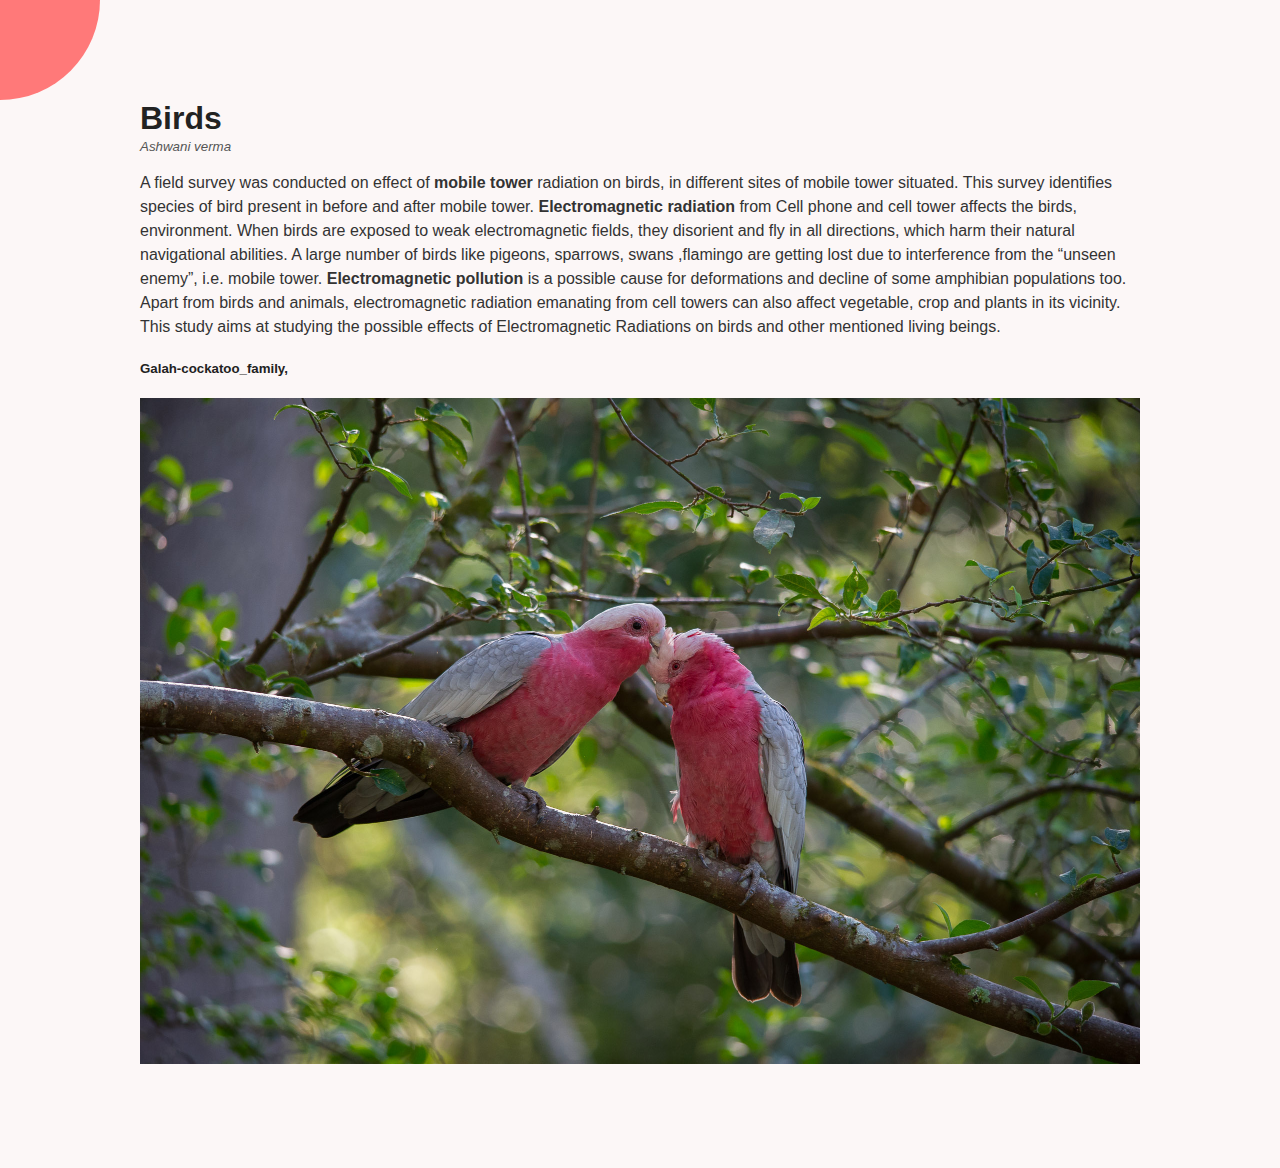
<file: index.html>
<!DOCTYPE html>
<html lang="en">
  <head>
    <meta charset="UTF-8" />
    <meta name="viewport" content="width=device-width, initial-scale=1.0" />
    <link
      rel="stylesheet"
      href="https://cdnjs.cloudflare.com/ajax/libs/font-awesome/5.14.0/css/all.min.css"
      integrity="sha512-1PKOgIY59xJ8Co8+NE6FZ+LOAZKjy+KY8iq0G4B3CyeY6wYHN3yt9PW0XpSriVlkMXe40PTKnXrLnZ9+fkDaog=="
      crossorigin="anonymous"
    />
    <link rel="stylesheet" href="style.css" />
    <link rel="icon" href="images/logo.png"/>
    <title>Article that describes birds degradation| EM radiations</title>
  </head>

  <body>
    <div class="container">
      <div class="circle-container">
        <div class="circle">
          <button id="close">
            <i class="fas fa-times"></i>
          </button>
          <button id="open">
            <i class="fas fa-bars"></i>
          </button>
        </div>
      </div>

      <div class="content">
        <h1>Birds</h1>
        <small>Ashwani verma</small>
        <p>
          A field survey was conducted on effect of
          <b>mobile tower</b> radiation on birds, in different sites of mobile
          tower situated. This survey identifies species of bird present in
          before and after mobile tower. <b>Electromagnetic radiation</b> from
          Cell phone and cell tower affects the birds, environment. When birds
          are exposed to weak electromagnetic fields, they disorient and fly in
          all directions, which harm their natural navigational abilities. A
          large number of birds like pigeons, sparrows, swans ,flamingo are
          getting lost due to interference from the “unseen enemy”, i.e. mobile
          tower. <b>Electromagnetic pollution </b>is a possible cause for
          deformations and decline of some amphibian populations too. Apart from
          birds and animals, electromagnetic radiation emanating from cell
          towers can also affect vegetable, crop and plants in its vicinity.
          This study aims at studying the possible effects of Electromagnetic
          Radiations on birds and other mentioned living beings.
        </p>

        <h5>Galah-cockatoo_family,</h5>
        <img src="images/Twobirds.jpg" alt="two birds" />
        <p></p>
      </div>
    </div>
    <nav>
      <ul>
        <li>
          <i class="fas fa-home"></i>
          <a href="index.html"> Home</a>
        </li>
        <li>
          <i class="fas fa-arrow-right"></i
          ><a href="newnextindex.html"> Next </a>
        </li>
        <li>
          <i class="fas fa-envelope"></i
          ><a href="contact.html" target="_blank"> Contact</a>
        </li>
      </ul>
    </nav>
    <script src="script.js"></script>
  </body>
</html>
</file>
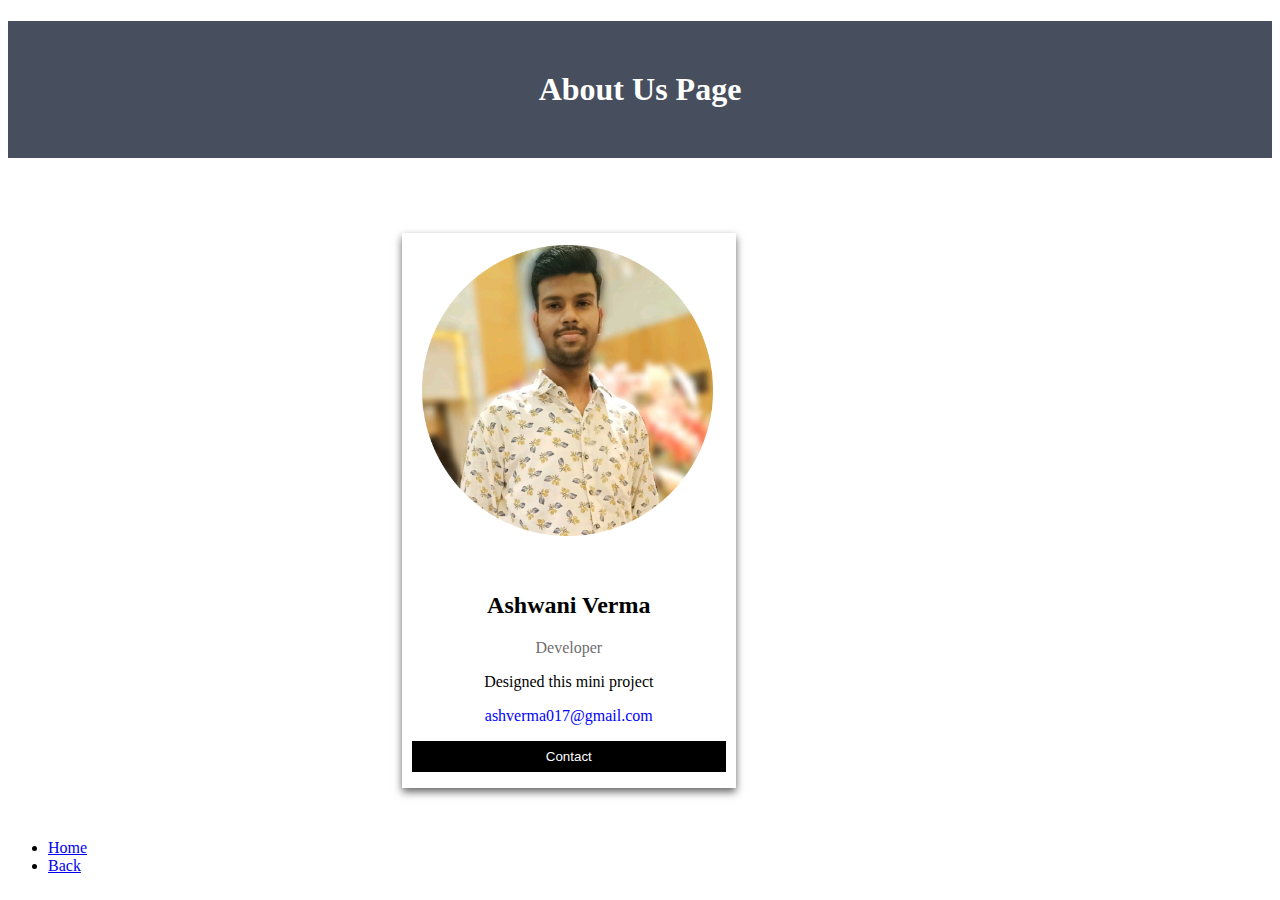
<file: about.html>
<!DOCTYPE html>
<html lang="en">

<head>
  <meta charset="UTF-8">
  <meta http-equiv="X-UA-Compatible" content="IE=edge">
  <meta name="viewport" content="width=device-width, initial-scale=1.0">
  <link rel="stylesheet" href="https://cdnjs.cloudflare.com/ajax/libs/font-awesome/5.14.0/css/all.min.css"
    integrity="sha512-1PKOgIY59xJ8Co8+NE6FZ+LOAZKjy+KY8iq0G4B3CyeY6wYHN3yt9PW0XpSriVlkMXe40PTKnXrLnZ9+fkDaog=="
    crossorigin="anonymous" />
   <link rel="icon" href="images/logo.png"/>
  <title>About Us Page| Mini-Project</title>
  <style>
.html {
  background-size: 100% 100%;
}
* {
  box-sizing:border-box;
}
.body {
  max-width: 100%;
  background-size: 100% 100%;
}
    .main-content {
      padding: 50px;
      text-align: center;
      background-color: #474e5d;
      color: white;
      justify-content: center;
      max-width: 100%;
    }

    .column {
      float: center;
      width: 30%;
      margin-left: 30vw;
      padding: 10px;
      
    }

    .card {
      box-shadow: 0 4px 8px 0 rgba(0, 0, 0, 0.6);
      margin: 2vw;
      text-align: center;
      justify-content: center;
      width: fit-content;
      margin-left: 0px;
          
    }

    .container {
      padding: 0 10px;
    }

    .container::after,
    .row::after {
      content: "";
      clear: both;
      display: table;
      max-width: 100%;
    }

    .title {
      color: rgb(112, 110, 110);
    }

    .button {
      border: none;
      outline: 0;
      display: inline-block;
      padding: 8px;
      color: white;
      background-color: #000;
      text-align: center;
      cursor: pointer;
      width: 100%;
    }

    .home {
      margin-left: 0px;

    }

    #img-ash {
      max-width: 100%;
      height: auto;
      padding-left: 10px;
      padding-top: 12px;
      padding-bottom: 32px;
      padding-right: 13px;
    }
  </style>
</head>

<body>
  <h1 class="main-content">About Us Page</h1>
  <p> </p>
  <br>

  <div class="row">
    <div class="column">
      <div class="card">
        <div class="container">
          <img id="img-ash"
            src="images/photo-modified.png"
            alt="Ashwani" />
          <h2>Ashwani Verma</h2>

          <p class="title">Developer</p>
          <p>Designed this mini project </p>
          <p style="color: blue; width: 100%; height: auto;">ashverma017@gmail.com</p>
          <p><button class="button">Contact</button></p>
        </div>
      </div>
    </div>
    <div class="home">
      <nav>
        <ul>
          <li><i class="fas fa-home"></i>
            <a href="index.html"> Home</a>
          </li>

          <li><i class="fas fa-arrow-left"></i>
            <a href="next_page.html">Back</a>
          </li>
        </ul>
      </nav>
    </div>
</body>

</html>
</file>
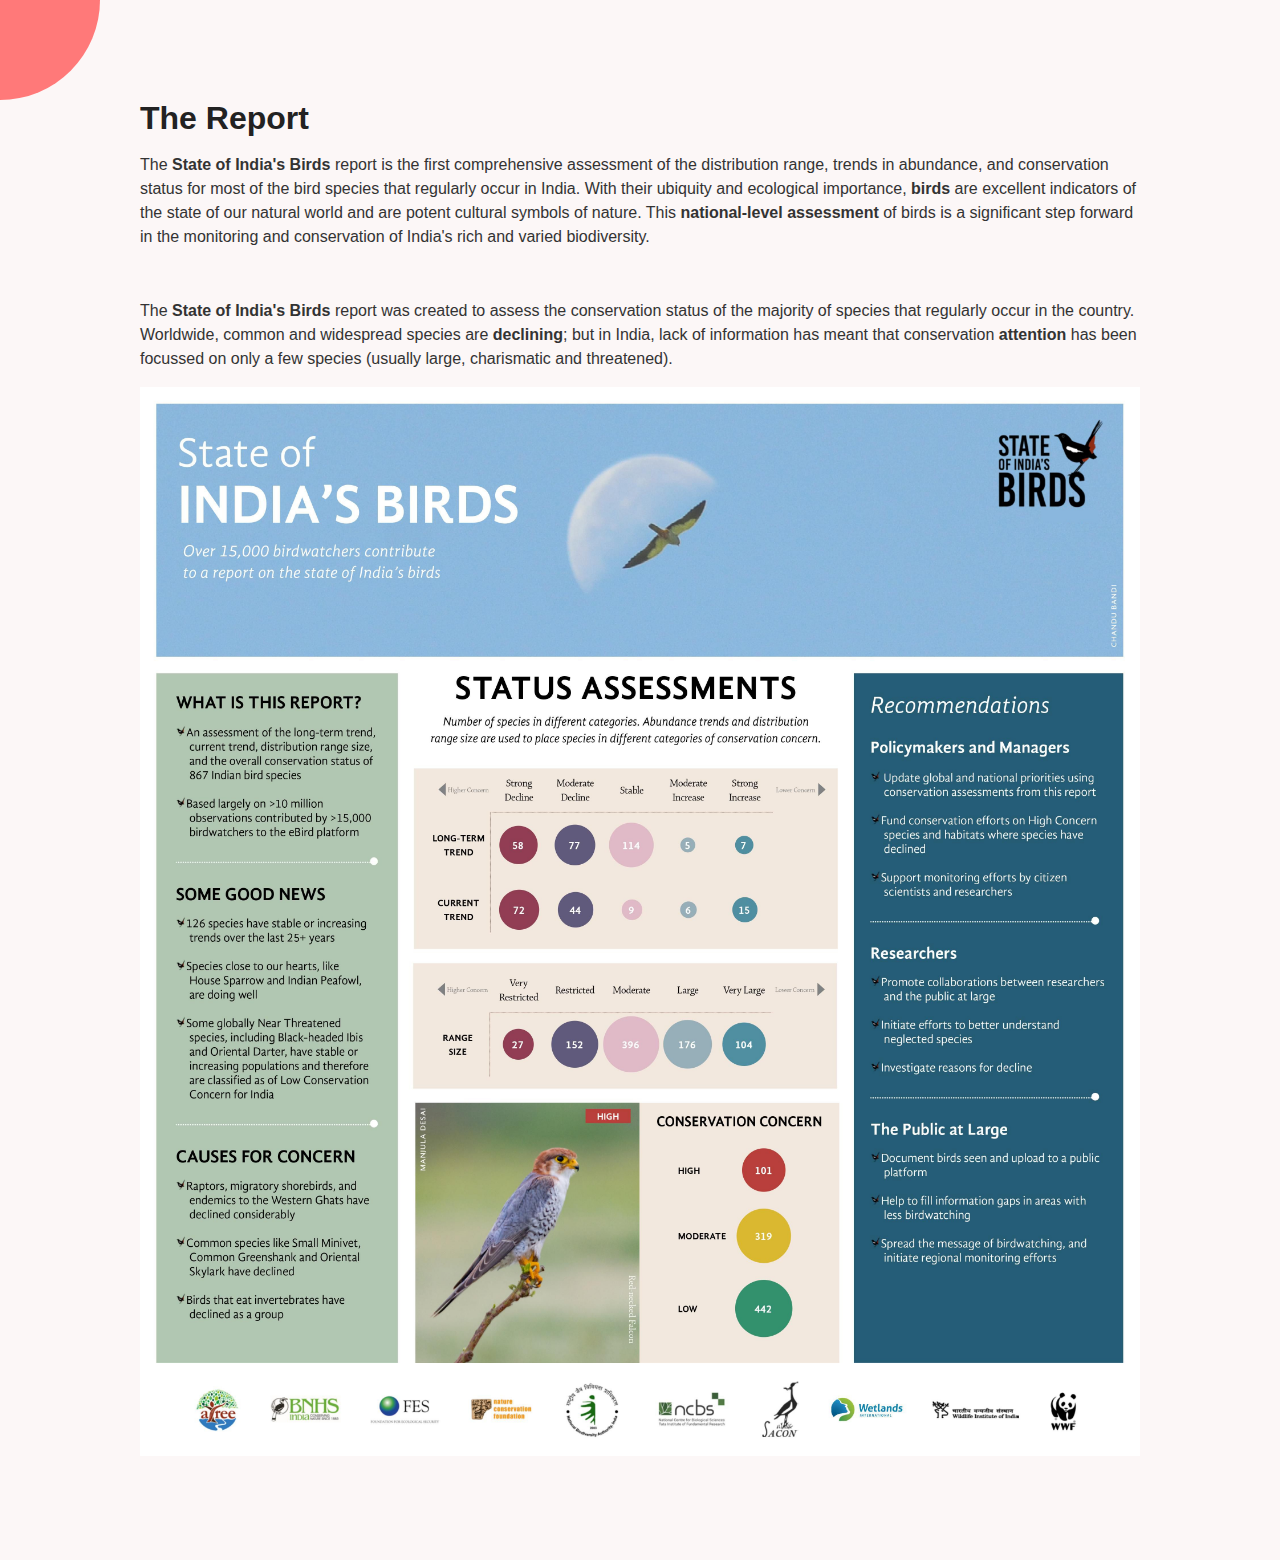
<file: newnextindex.html>
<!DOCTYPE html>
<html lang="en">
  <head>
    <meta charset="UTF-8" />
    <meta name="viewport" content="width=device-width, initial-scale=1.0" />
    <link
      rel="stylesheet"
      href="https://cdnjs.cloudflare.com/ajax/libs/font-awesome/5.14.0/css/all.min.css"
      integrity="sha512-1PKOgIY59xJ8Co8+NE6FZ+LOAZKjy+KY8iq0G4B3CyeY6wYHN3yt9PW0XpSriVlkMXe40PTKnXrLnZ9+fkDaog=="
      crossorigin="anonymous"
    />
    <link rel="stylesheet" href="style.css" />
    <link rel="icon" href="images/logo.png"/>
    <title>Report that describes about birds situation | Declining</title>
  </head>

  <body>
    <div class="container">
      <div class="circle-container">
        <div class="circle">
          <button id="close">
            <i class="fas fa-times"></i>
          </button>
          <button id="open">
            <i class="fas fa-bars"></i>
          </button>
        </div>
      </div>

      <div class="content">
        <h1>The Report</h1>
        <p>
          The <b>State of India's Birds</b> report is the first comprehensive
          assessment of the distribution range, trends in abundance, and
          conservation status for most of the bird species that regularly occur
          in India. With their ubiquity and ecological importance,<b> birds</b>
          are excellent indicators of the state of our natural world and are
          potent cultural symbols of nature. This
          <b>national-level assessment</b> of birds is a significant step
          forward in the monitoring and conservation of India's rich and varied
          biodiversity.
        </p>
        <br />
        <p>
          The <b>State of India's Birds</b> report was created to assess the
          conservation status of the majority of species that regularly occur in
          the country. Worldwide, common and widespread species are
          <b>declining</b>; but in India, lack of information has meant that
          conservation <b>attention</b> has been focussed on only a few species
          (usually large, charismatic and threatened).
        </p>
        <img src="images/report.jpg" alt="statics" />
        <p></p>
      </div>
    </div>
    <nav>
      <ul>
        <li>
          <i class="fas fa-dove"></i>
          <a href="https://ashwani-verma-07.github.io/Birds-info/"> Birds</a>
        </li>
        <li>
          <i class="fas fa-arrow-right"></i><a href="next_page.html"> Next </a>
        </li>
        <li>
          <i class="fas fa-envelope"></i
          ><a href="contact.html" target="_blank"> Contact</a>
        </li>
      </ul>
    </nav>
    <script src="script.js"></script>
  </body>
</html>
</file>
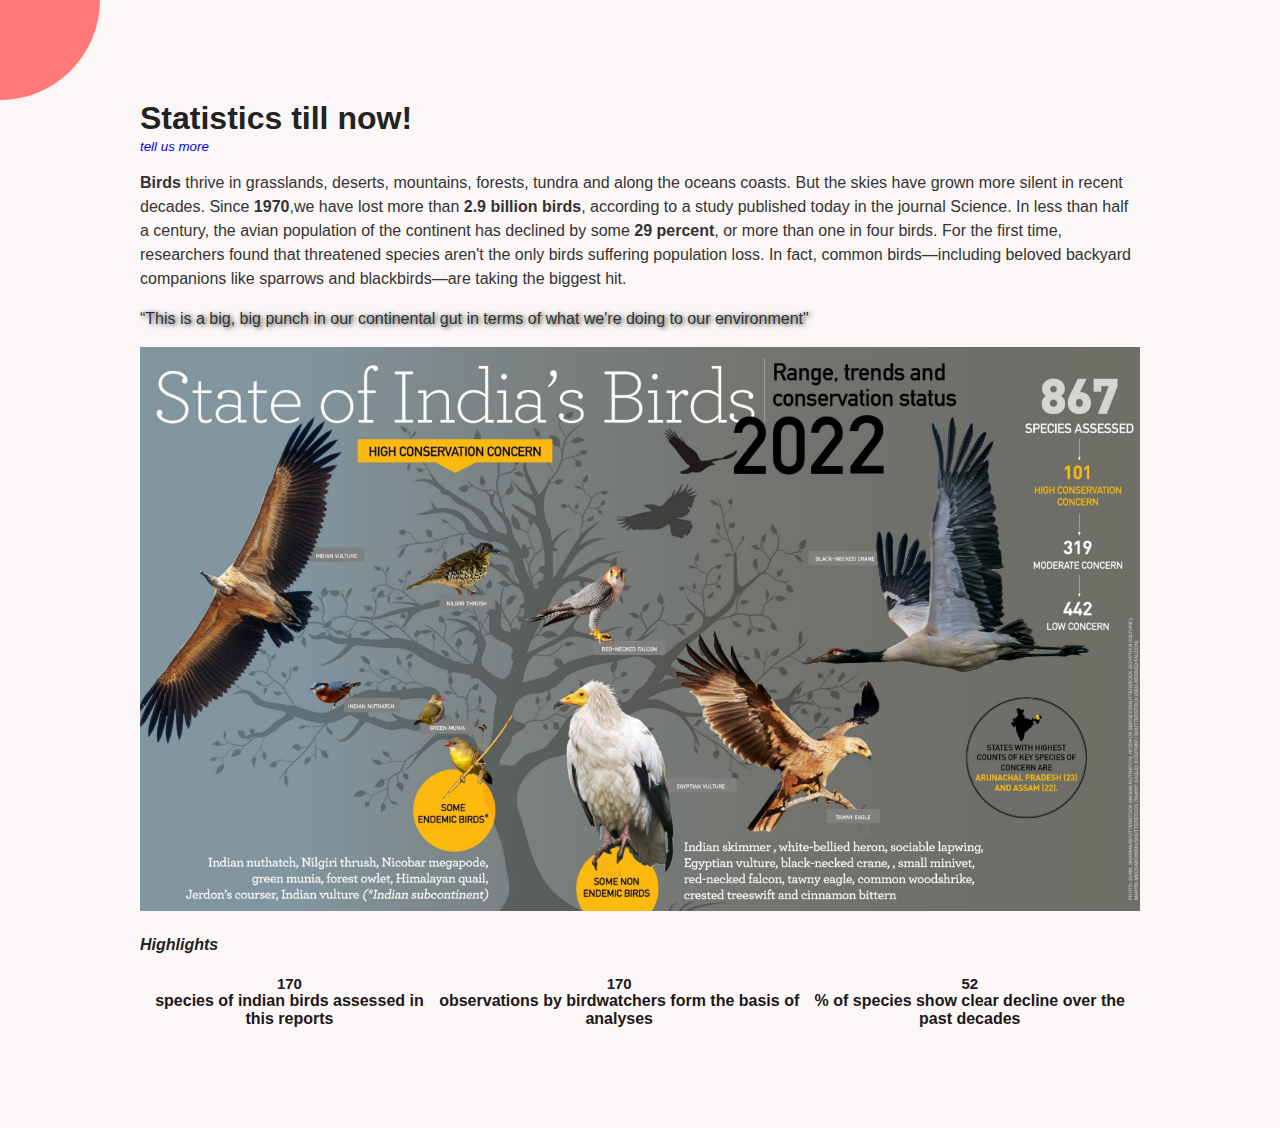
<file: next_page.html>
<!DOCTYPE html>
<html lang="en">
<head>
  <meta charset="UTF-8" />
  <meta name="viewport" content="width=device-width, initial-scale=1.0" />
  <link rel="stylesheet" href="https://cdnjs.cloudflare.com/ajax/libs/font-awesome/5.14.0/css/all.min.css"
    integrity="sha512-1PKOgIY59xJ8Co8+NE6FZ+LOAZKjy+KY8iq0G4B3CyeY6wYHN3yt9PW0XpSriVlkMXe40PTKnXrLnZ9+fkDaog=="
    crossorigin="anonymous" />
  <link rel="stylesheet" href="style.css" />
   <link rel="icon" href="images/logo.png"/>
  <title>Statistics till now in India| Highlights</title>
</head>
  <div class="container">
    <div class="circle-container">
      <div class="circle">
        <button id="close">
          <i class="fas fa-times"></i>
        </button>
        <button id="open">
          <i class="fas fa-bars"></i>
        </button>
      </div>
    </div>

    <div class="content">
      <h1>Statistics till now!</h1>
      <small><a href="https://www.stateofindiasbirds.in" >tell us more</a></small>
      <p><b>Birds</b> thrive in grasslands, deserts, mountains, forests, tundra and along the oceans coasts. But the skies
        have grown more silent in recent decades. Since <b>1970</b>,we have lost more than <b>2.9 billion birds</b>,
        according to a study published today in the journal Science. In less than half a century, the avian population
        of the continent has declined by some <b>29 percent</b>, or more than one in four birds.
        For the first time, researchers found that threatened species aren't the only birds suffering population loss.
        In fact, common birds—including beloved backyard companions like sparrows and blackbirds—are taking the biggest
        hit.</p>
        <p style="text-shadow :2px 1px 5px rgb(40, 51, 46)"> “This is a big, big punch in our continental gut in terms of what we're doing to our environment"</p>
      <img src="images/stateofindiabirds.jpg" alt="new" />
      
      
      <h4><i>Highlights</i></h4>
      <div class="new-content">
      <div class="counter-container">
       <div class="logo"> <i class="fas fa-dove fa-3x" ></i></div>
        <div class="counter" data-target="867"></div>
        <span>species of indian birds assessed in this reports</span>
      </div>
  
      <div class="counter-container">
       <div class="logo"> <i class="fas fa-search fa-3x" ></i></div>
        <div class="counter" data-target="15000"></div>
        <span>observations by birdwatchers form the basis of analyses</span>
      </div>
      <div class="counter-container">
       <div class="logo"> <i class="fas fa-clock fa-3x" ></i></div>
        <div class="counter" data-target="52"></div>
        <span> % of species show clear decline over the past decades </span>
      </div>
    </div>
  </div>
</div>
    <nav class="nav-bar">
      <ul>
        <li><i class="fas fa-home"></i>
          <a href="index.html"> Home</a>
        </li>
        <li><i class="fas fa-user-alt"></i><a href="about.html">About</a></li>
        <li><i class="fas fa-envelope"></i><a
            href="contact.html" target="_blank"> Contact</a></li>
      </ul>
    </nav>
    <script src="script.js"></script>
  </body> 
</html>
</file>
<file: style.css>
body {
  font-family: "Lato", sans-serif;
  background-color: #333;
  color: #222;
  overflow-x: hidden;
  margin: 0;
  width: fit-content;
}
* {
  box-sizing: border-box;
}
.html {
  background-size: 100% 100%;
  orientation: landscape;
}
.body {
  max-width: 100%;
  background-size: 100% 100%;
}
.nav-bar {
  position: fixed;
}
.container {
  background-color: rgb(252, 247, 247);
  transform-origin: top left;
  transition: transform 0.5s linear;
  width: 100vw;
  min-height: 100vh;
  padding: 50px;
}

.container.show-nav {
  transform: rotate(-20deg);
}

.circle-container {
  position: fixed;
  top: -100px;
  left: -100px;
}

.circle {
  background-color: #ff7979;
  height: 200px;
  width: 200px;
  border-radius: 50%;
  position: relative;
  transition: transform 0.5s linear;
}

.container.show-nav .circle {
  transform: rotate(-70deg);
  max-width: 100%;
}

.circle button {
  cursor: pointer;
  position: absolute;
  top: 50%;
  left: 50%;
  height: 100px;
  background: transparent;
  border: 0;
  font-size: 26px;
  color: #fff;
}

.circle button:focus {
  outline: none;
}

.circle button#open {
  left: 60%;
}

.circle button#close {
  top: 60%;
  transform: rotate(90deg);
  transform-origin: top left;
}

.container.show-nav + nav li {
  transform: translateX(0);
  transition-delay: 0.3s;
}

nav {
  position: fixed;
  bottom: 40px;
  left: 0;
  justify-content: center;
  z-index: 100;
}

nav ul {
  list-style-type: none;
  padding-left: 30px;
}

nav ul li {
  text-transform: uppercase;
  color: #fff;
  margin: 40px 0;
  transform: translateX(-100%);
  transition: transform 0.4s ease-in;
}

nav ul li i {
  font-size: 20px;
  margin-right: 10px;
}

nav ul li + li {
  margin-left: 15px;
  transform: translateX(-150%);
}

nav ul li + li + li {
  margin-left: 30px;
  transform: translateX(-200%);
}

nav a {
  color: #fafafa;
  text-decoration: none;
  transition: all 0.5s;
}

nav a:hover {
  color: #ff7979;
  /* font-weight: bold; */
}

.content img {
  max-width: 100%;
}
.main-content img {
  max-width: 100%;
}

.content {
  max-width: 1000px;
  margin: 50px auto;
}

.content h1 {
  margin: 0;
}

.content small {
  color: #555;
  font-style: italic;
}

.content p {
  color: #333;
  line-height: 1.5;
}
.main-content {
  max-width: 1000px;
  margin: 50px auto;
  font-style: oblique;
  font-weight: 500;
}
.pic {
  max-width: 100%;
  padding-top: 0.5in;
}

.counter-container {
  display: table-cell;
  flex-direction: row;
  text-align: center;
  color: rgb(29, 24, 24);
  font-weight: 600;
  max-width: 1000px;
}
.logo :hover {
  color: rgb(29, 24, 24);
  transform: scale(1.2);
}

.counter {
  font-size: 15px;
  margin: auto;
}
.new-content {
  max-width: 100%;
  height: auto;
}
a {
  text-decoration: none;
}
a:hover {
  color: rgb(233, 18, 18);
  text-decoration: underline;
}
</file>
